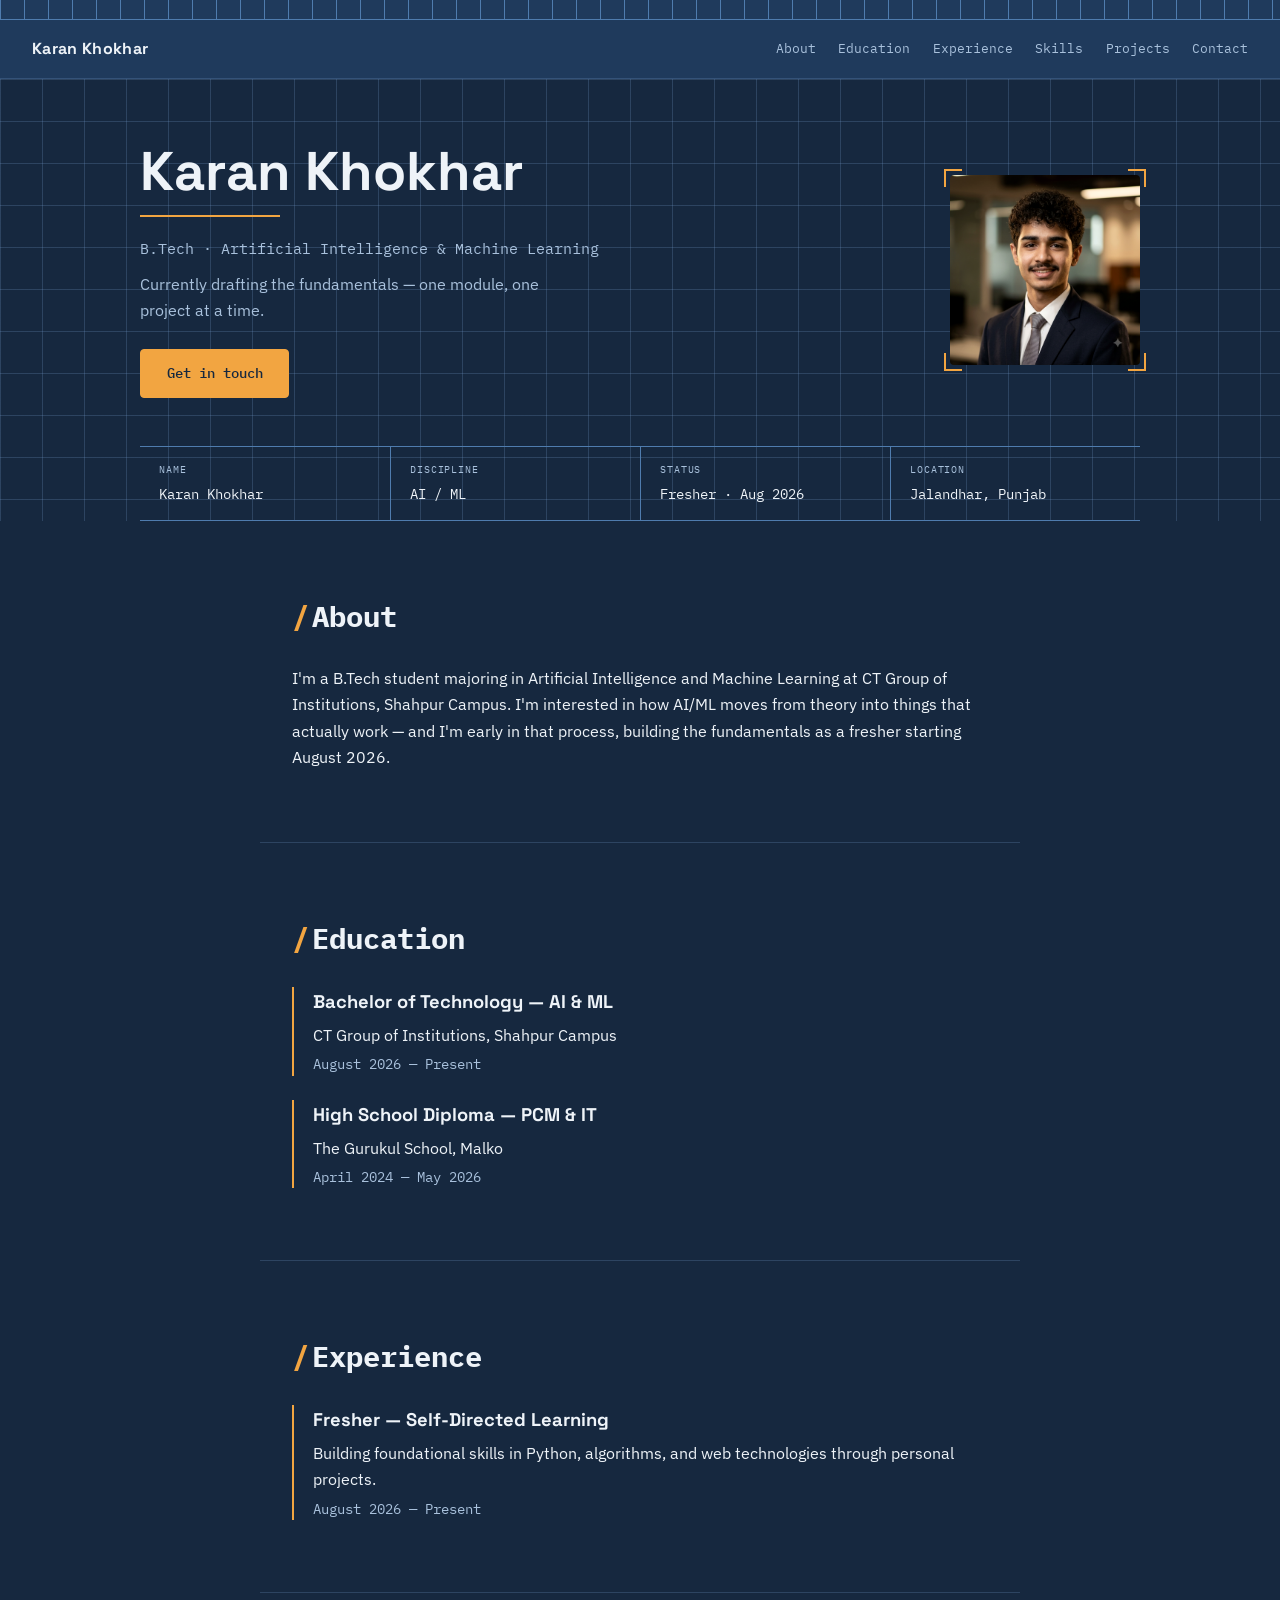
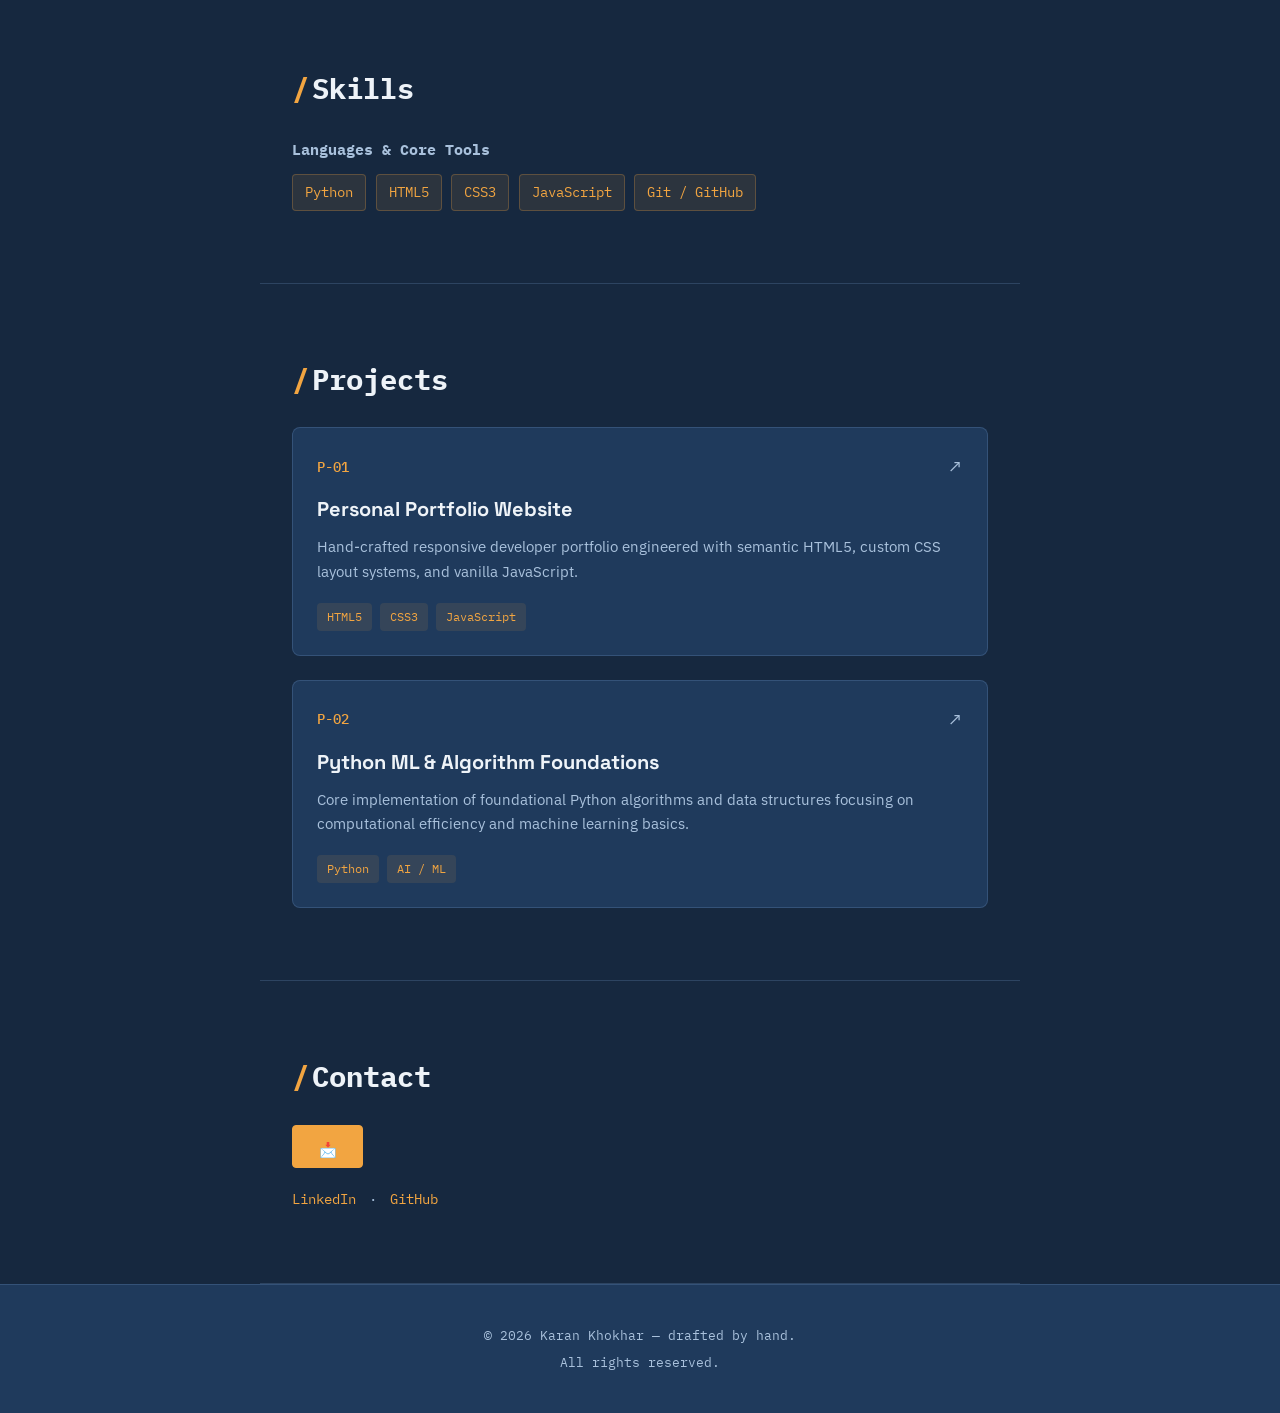
<file: index.html>
<!DOCTYPE html>
<html lang="en">
<head>
  <meta charset="UTF-8">
  <meta name="viewport" content="width=device-width, initial-scale=1.0">
  <title>Karan Khokhar — Portfolio</title>

  <link rel="preconnect" href="https://fonts.googleapis.com">
  <link rel="preconnect" href="https://fonts.gstatic.com" crossorigin>
  <link href="https://fonts.googleapis.com/css2?family=Space+Grotesk:wght@500;700&family=IBM+Plex+Sans:wght@400;500&family=IBM+Plex+Mono:wght@400;500&display=swap" rel="stylesheet">

  <link rel="stylesheet" href="style.css">
</head>
<body>

  <div class="ruler" aria-hidden="true"></div>

  <nav class="navbar" aria-label="Primary">
    <a href="index.html" class="logo">Karan Khokhar</a>
    <ul class="nav-links">
      <li><a href="#about">About</a></li>
      <li><a href="#education">Education</a></li>
      <li><a href="#experience">Experience</a></li>
      <li><a href="#skills">Skills</a></li>
      <li><a href="#projects">Projects</a></li>
      <li><a href="#contact">Contact</a></li>
    </ul>
  </nav>

  <header class="hero" id="hero">
    <div class="blueprint-grid" aria-hidden="true"></div>

    <div class="hero-inner">
      <div class="hero-text">
        <h1>Karan Khokhar</h1>
        <div class="draft-line"></div>
        <p class="hero-role">B.Tech · Artificial Intelligence &amp; Machine Learning</p>
        <p class="hero-note">Currently drafting the fundamentals — one module, one project at a time.</p>
        <a href="#contact" class="btn">Get in touch</a>
      </div>

      <div class="hero-photo-frame">
        <img src="assets/profile.jpg" alt="Karan Khokhar" onerror="this.src='https://api.dicebear.com/7.x/initials/svg?seed=Karan Khokhar&amp;backgroundColor=16283f'">
        <span class="corner tl" aria-hidden="true"></span>
        <span class="corner tr" aria-hidden="true"></span>
        <span class="corner bl" aria-hidden="true"></span>
        <span class="corner br" aria-hidden="true"></span>
      </div>
    </div>

    <div class="title-block">
      <div>
        <span class="tb-label">Name</span>
        <span class="tb-value">Karan Khokhar</span>
      </div>
      <div>
        <span class="tb-label">Discipline</span>
        <span class="tb-value">AI / ML</span>
      </div>
      <div>
        <span class="tb-label">Status</span>
        <span class="tb-value">Fresher · Aug 2026</span>
      </div>
      <div>
        <span class="tb-label">Location</span>
        <span class="tb-value">Jalandhar, Punjab</span>
      </div>
    </div>
  </header>

  <main>
    <section id="about" class="sheet">
      <h2 class="section-heading">
        <span class="prefix" aria-hidden="true">/</span>About
      </h2>
      <p>
        I'm a B.Tech student majoring in Artificial Intelligence and
        Machine Learning at CT Group of Institutions, Shahpur Campus. I'm interested
        in how AI/ML moves from theory into things that actually work — and I'm early
        in that process, building the fundamentals as a fresher starting August 2026.
      </p>
    </section>

    <section id="education" class="sheet">
      <h2 class="section-heading">
        <span class="prefix" aria-hidden="true">/</span>Education
      </h2>
      <article class="edu-item">
        <h3>Bachelor of Technology — AI &amp; ML</h3>
        <p>CT Group of Institutions, Shahpur Campus</p>
        <p class="edu-date">August 2026 — Present</p>
      </article>

      <article class="edu-item">
        <h3>High School Diploma — PCM &amp; IT</h3>
        <p>The Gurukul School, Malko</p>
        <p class="edu-date">April 2024 — May 2026</p>
      </article>
    </section>

    <section id="experience" class="sheet">
      <h2 class="section-heading">
        <span class="prefix" aria-hidden="true">/</span>Experience
      </h2>
      <article class="edu-item">
        <h3>Fresher — Self-Directed Learning</h3>
        <p>Building foundational skills in Python, algorithms, and web technologies through personal projects.</p>
        <p class="edu-date">August 2026 — Present</p>
      </article>
    </section>

    <section id="skills" class="sheet">
      <h2 class="section-heading">
        <span class="prefix" aria-hidden="true">/</span>Skills
      </h2>
      <div class="skills-group">
        <h3 class="skills-category">Languages &amp; Core Tools</h3>
        <ul class="badge-list">
          <li class="badge">Python</li>
          <li class="badge">HTML5</li>
          <li class="badge">CSS3</li>
          <li class="badge">JavaScript</li>
          <li class="badge">Git / GitHub</li>
        </ul>
      </div>
    </section>

    <section id="projects" class="sheet">
      <h2 class="section-heading">
        <span class="prefix" aria-hidden="true">/</span>Projects
      </h2>

      <div class="projects-grid">
        <article class="project-card">
          <a href="web-pages/project1.html" class="project-link">
            <div class="project-header">
              <span class="project-id">P-01</span>
              <span class="external-icon" aria-hidden="true">↗</span>
            </div>
            <h3 class="project-title">Personal Portfolio Website</h3>
            <p class="project-description">
              Hand-crafted responsive developer portfolio engineered with semantic HTML5, custom CSS layout systems, and vanilla JavaScript.
            </p>
            <div class="project-tech">
              <span>HTML5</span>
              <span>CSS3</span>
              <span>JavaScript</span>
            </div>
          </a>
        </article>

        <article class="project-card">
          <a href="web-pages/project2.html" target="_blank" rel="noopener noreferrer" class="project-link">
            <div class="project-header">
              <span class="project-id">P-02</span>
              <span class="external-icon" aria-hidden="true">↗</span>
            </div>
            <h3 class="project-title">Python ML &amp; Algorithm Foundations</h3>
            <p class="project-description">
              Core implementation of foundational Python algorithms and data structures focusing on computational efficiency and machine learning basics.
            </p>
            <div class="project-tech">
              <span>Python</span>
              <span>AI / ML</span>
            </div>
          </a>
        </article>
      </div>
    </section>

    <section id="contact" class="sheet">
      <h2 class="section-heading">
        <span class="prefix" aria-hidden="true">/</span>Contact
      </h2>
      <p class="contact-lead">
        <a href="mailto:karankhokhar2021@gmail.com" class="btn mail-btn">&#128233;</a>
      </p>
      <div class="social-links">
        <a href="https://linkedin.com/in/karan-khokhar" target="_blank" rel="noopener noreferrer">LinkedIn</a>
        <span aria-hidden="true">·</span>
        <a href="https://github.com/kran-arch" target="_blank" rel="noopener noreferrer">GitHub</a>
      </div>
    </section>
  </main>

  <footer>
    <p>&copy; 2026 Karan Khokhar — drafted by hand.</p>
    <p>All rights reserved.</p>
  </footer>

  <script src="script.js"></script>
</body>
</html>
</file>
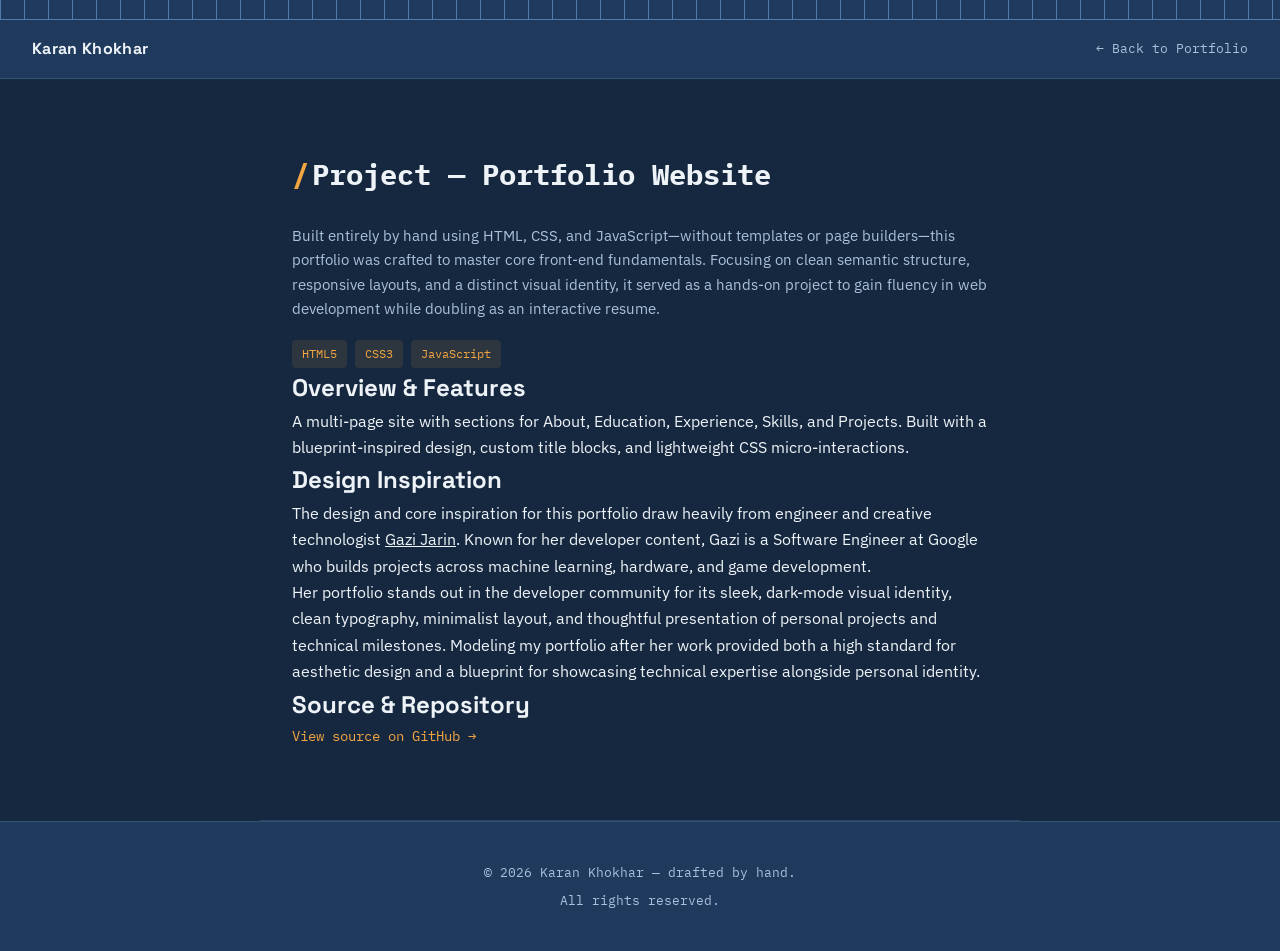
<file: web-pages/project1.html>
<!DOCTYPE html>
<html lang="en">
<head>
  <meta charset="UTF-8">
  <meta name="viewport" content="width=device-width, initial-scale=1.0">
  <title>Project — Portfolio Website | Karan Khokhar</title>

  <link rel="preconnect" href="https://fonts.googleapis.com">
  <link rel="preconnect" href="https://fonts.gstatic.com" crossorigin>
  <link href="https://fonts.googleapis.com/css2?family=Space+Grotesk:wght@500;700&family=IBM+Plex+Sans:wght@400;500&family=IBM+Plex+Mono:wght@400;500&display=swap" rel="stylesheet">

  <link rel="stylesheet" href="../style.css">
</head>
<body>

  <div class="ruler" aria-hidden="true"></div>

  <nav class="navbar" aria-label="Primary">
    <a href="../index.html" class="logo">Karan Khokhar</a>
    <ul class="nav-links">
      <li><a href="../index.html">&larr; Back to Portfolio</a></li>
    </ul>
  </nav>

  <main>
    <article class="sheet">
      <h1 class="section-heading">
        <span class="prefix" aria-hidden="true">/</span>Project — Portfolio Website
      </h1>

      <p class="project-description">
        Built entirely by hand using HTML, CSS, and JavaScript—without
        templates or page builders—this portfolio was crafted to master
        core front-end fundamentals. Focusing on clean semantic structure,
        responsive layouts, and a distinct visual identity, it served as a
        hands-on project to gain fluency in web development while doubling
        as an interactive resume.
      </p>

      <div class="project-tech detail-tags">
        <span>HTML5</span>
        <span>CSS3</span>
        <span>JavaScript</span>
      </div>

      <section>
        <h2 class="detail-heading">Overview &amp; Features</h2>
        <p>
          A multi-page site with sections for About, Education, Experience, Skills, and
          Projects. Built with a blueprint-inspired design, custom title blocks, and lightweight CSS micro-interactions.
        </p>
      </section>

      <section>
        <h2 class="detail-heading">Design Inspiration</h2>
        <p>
          The design and core inspiration for this portfolio draw heavily from
          engineer and creative technologist <a href="https://www.gazijarin.com" target="_blank" rel="noopener noreferrer" class="credit-link">Gazi Jarin</a>.
          Known for her developer content, Gazi is a Software Engineer at Google who builds projects across machine learning, hardware, and game development.
        </p>
        <p>
          Her portfolio stands out in the developer community for its sleek,
          dark-mode visual identity, clean typography, minimalist layout, and
          thoughtful presentation of personal projects and technical milestones. Modeling my portfolio after her work provided both a high
          standard for aesthetic design and a blueprint for showcasing technical
          expertise alongside personal identity.
        </p>
      </section>

      <section>
        <h2 class="detail-heading">Source &amp; Repository</h2>
        <p class="social-links">
          <a href="https://github.com/kran-arch/karankhokhar.com" target="_blank" rel="noopener noreferrer">View source on GitHub &rarr;</a>
        </p>
      </section>
    </article>
  </main>

  <footer>
    <p>&copy; 2026 Karan Khokhar — drafted by hand.</p>
    <p>All rights reserved.</p>
  </footer>

  <script src="../script.js"></script>
</body>
</html>
</file>
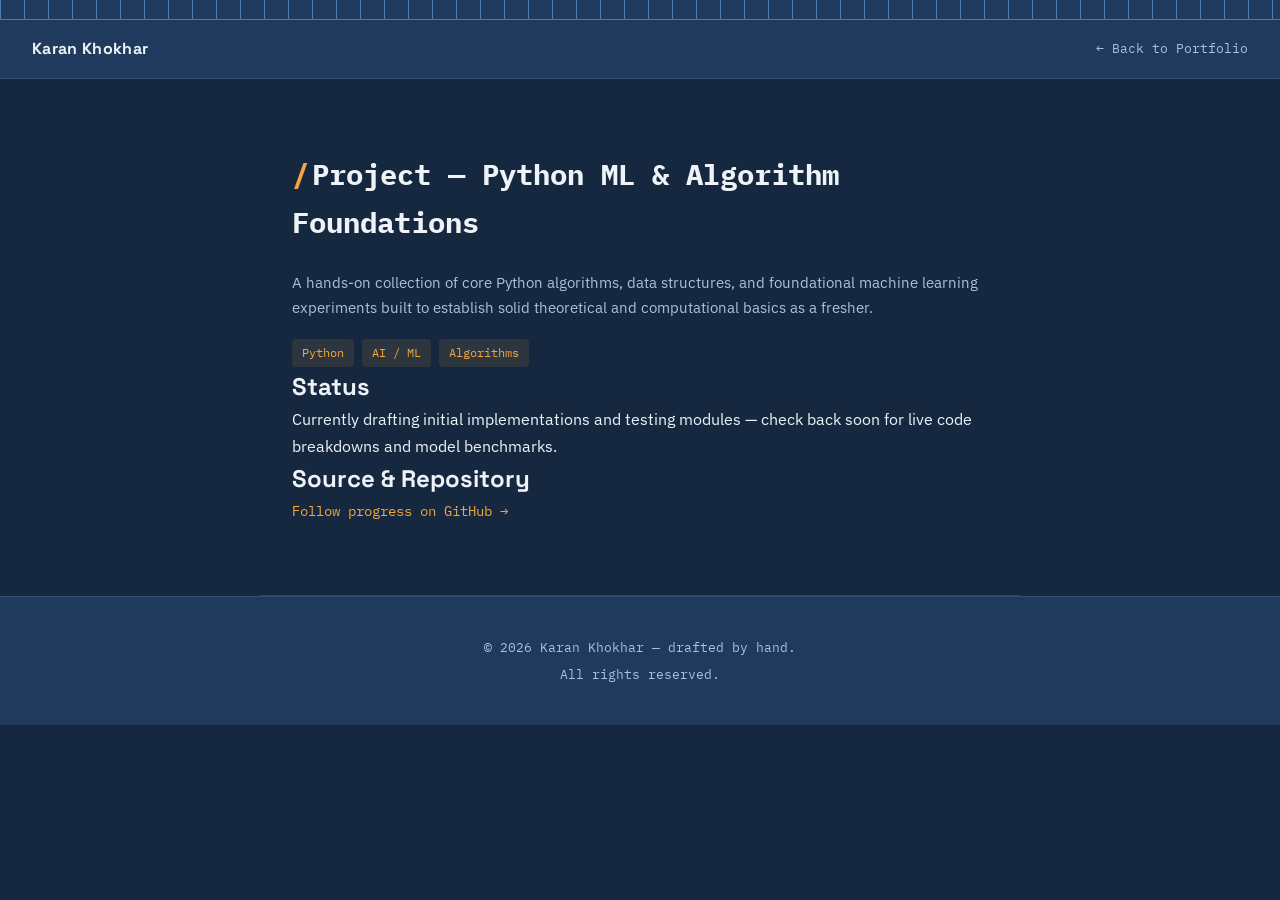
<file: web-pages/project2.html>
<!DOCTYPE html>
<html lang="en">
<head>
  <meta charset="UTF-8">
  <meta name="viewport" content="width=device-width, initial-scale=1.0">
  <title>Project — Python ML &amp; Algorithm Foundations | Karan Khokhar</title>

  <link rel="preconnect" href="https://fonts.googleapis.com">
  <link rel="preconnect" href="https://fonts.gstatic.com" crossorigin>
  <link href="https://fonts.googleapis.com/css2?family=Space+Grotesk:wght@500;700&family=IBM+Plex+Sans:wght@400;500&family=IBM+Plex+Mono:wght@400;500&display=swap" rel="stylesheet">

  <link rel="stylesheet" href="../style.css">
</head>
<body>

  <div class="ruler" aria-hidden="true"></div>

  <nav class="navbar" aria-label="Primary">
    <a href="../index.html" class="logo">Karan Khokhar</a>
    <ul class="nav-links">
      <li><a href="../index.html">&larr; Back to Portfolio</a></li>
    </ul>
  </nav>

  <main>
    <article class="sheet">
      <h1 class="section-heading">
        <span class="prefix" aria-hidden="true">/</span>Project — Python ML &amp; Algorithm Foundations
      </h1>

      <p class="project-description">
        A hands-on collection of core Python algorithms, data structures, and foundational machine learning experiments built to establish solid theoretical and computational basics as a fresher.
      </p>

      <div class="project-tech detail-tags">
        <span>Python</span>
        <span>AI / ML</span>
        <span>Algorithms</span>
      </div>

      <section>
        <h2 class="detail-heading">Status</h2>
        <p>
          Currently drafting initial implementations and testing modules — check back soon for live code breakdowns and model benchmarks.
        </p>
      </section>

      <section>
        <h2 class="detail-heading">Source &amp; Repository</h2>
        <p class="social-links">
          <a href="https://github.com/kran-arch" target="_blank" rel="noopener noreferrer">Follow progress on GitHub &rarr;</a>
        </p>
      </section>
    </article>
  </main>

  <footer>
    <p>&copy; 2026 Karan Khokhar — drafted by hand.</p>
    <p>All rights reserved.</p>
  </footer>

  <script src="../script.js"></script>
</body>
</html>
</file>
<file: style.css>
/* ============ Tokens ============ */
:root {
  --bg: #16283f;
  --surface: #1f3a5c;
  --line: #4f7cae;
  --line-soft: rgba(127, 168, 217, 0.22);
  --ink: #eef3f8;
  --ink-dim: #a9c1dc;
  --amber: #f2a541;
  --amber-deep: #c97f1f;

  --display: 'Space Grotesk', sans-serif;
  --body-font: 'IBM Plex Sans', sans-serif;
  --mono: 'IBM Plex Mono', monospace;
}

/* ============ Reset & Base ============ */
* { 
  margin: 0; 
  padding: 0; 
  box-sizing: border-box; 
}

html { 
  scroll-behavior: smooth; 
}

body {
  background: var(--bg);
  color: var(--ink);
  font-family: var(--body-font);
  line-height: 1.65;
  transition: background 0.4s ease, color 0.4s ease;
}

h1, h2, h3, h4 { 
  font-family: var(--display); 
  font-weight: 700; 
}

a { 
  color: inherit; 
}

/* ============ Ruler Strip ============ */
.ruler {
  height: 20px;
  width: 100%;
  background-color: var(--surface);
  background-image: repeating-linear-gradient(
    90deg,
    var(--line) 0,
    var(--line) 1px,
    transparent 1px,
    transparent 24px
  );
  border-bottom: 1px solid var(--line);
}

/* ============ Navbar ============ */
.navbar {
  display: flex;
  justify-content: space-between;
  align-items: center;
  flex-wrap: wrap;
  gap: 0.8rem;
  padding: 1rem 2rem;
  background: var(--surface);
  position: sticky;
  top: 0;
  z-index: 100;
  border-bottom: 1px solid var(--line-soft);
}

.logo {
  font-family: var(--display);
  font-weight: 700;
  letter-spacing: 0.02em;
  text-decoration: none;
}

.nav-links {
  list-style: none;
  display: flex;
  flex-wrap: wrap;
  gap: 1.4rem;
  font-family: var(--mono);
  font-size: 0.82rem;
}

.nav-links a {
  text-decoration: none;
  color: var(--ink-dim);
  transition: color 0.25s ease;
}

.nav-links a:hover,
.nav-links a.active {
  color: var(--amber);
}

/* ============ Hero ============ */
.hero {
  position: relative;
  padding: 4rem 2rem 0;
  overflow: hidden;
}

.blueprint-grid {
  position: absolute;
  inset: 0;
  background-image:
    linear-gradient(var(--line-soft) 1px, transparent 1px),
    linear-gradient(90deg, var(--line-soft) 1px, transparent 1px);
  background-size: 42px 42px;
  pointer-events: none;
}

.hero-inner {
  position: relative;
  max-width: 1000px;
  margin: 0 auto;
  display: flex;
  align-items: center;
  justify-content: space-between;
  gap: 3rem;
  flex-wrap: wrap;
  padding-bottom: 3rem;
}

.hero-text h1 {
  font-size: clamp(2.2rem, 5vw, 3.4rem);
  line-height: 1.05;
}

.draft-line {
  height: 2px;
  width: 0;
  background: var(--amber);
  margin: 0.9rem 0 1.2rem;
  animation: draw 1.2s ease-out 0.3s forwards;
}

@keyframes draw {
  to { width: 140px; }
}

.hero-role {
  font-family: var(--mono);
  font-size: 0.95rem;
  color: var(--ink-dim);
  margin-bottom: 0.6rem;
}

.hero-note {
  max-width: 40ch;
  color: var(--ink-dim);
  margin-bottom: 1.6rem;
}

.btn {
  display: inline-block;
  padding: 0.75rem 1.6rem;
  background: var(--amber);
  color: var(--bg);
  text-decoration: none;
  font-family: var(--mono);
  font-size: 0.85rem;
  font-weight: 500;
  border: 1px solid var(--amber);
  border-radius: 4px;
  transition: background 0.25s ease, color 0.25s ease;
}

.btn:hover {
  background: transparent;
  color: var(--amber);
}

/* ============ Hero Photo Frame ============ */
.hero-photo-frame {
  position: relative;
  width: 190px;
  height: 190px;
  flex-shrink: 0;
}

.hero-photo-frame img {
  width: 100%;
  height: 100%;
  object-fit: cover;
  filter: grayscale(15%) contrast(1.05);
  border-radius: 4px;
  transition: transform 0.3s ease, box-shadow 0.3s ease;
}

.hero-photo-frame img:hover {
  transform: translateY(-3px) scale(1.05);
  box-shadow: 0 14px 28px rgba(0, 0, 0, 0.4);
}

.corner {
  position: absolute;
  width: 18px;
  height: 18px;
  pointer-events: none;
}

.corner.tl { top: -6px; left: -6px; border-top: 2px solid var(--amber); border-left: 2px solid var(--amber); }
.corner.tr { top: -6px; right: -6px; border-top: 2px solid var(--amber); border-right: 2px solid var(--amber); }
.corner.bl { bottom: -6px; left: -6px; border-bottom: 2px solid var(--amber); border-left: 2px solid var(--amber); }
.corner.br { bottom: -6px; right: -6px; border-bottom: 2px solid var(--amber); border-right: 2px solid var(--amber); }

/* ============ Title Block ============ */
.title-block {
  position: relative;
  max-width: 1000px;
  margin: 0 auto;
  display: grid;
  grid-template-columns: repeat(4, 1fr);
  border-top: 1px solid var(--line);
  border-bottom: 1px solid var(--line);
}

.title-block > div {
  padding: 0.9rem 1.2rem;
  border-left: 1px solid var(--line);
  display: flex;
  flex-direction: column;
  gap: 0.25rem;
}

.title-block > div:first-child { 
  border-left: none; 
}

.tb-label {
  font-family: var(--mono);
  font-size: 0.65rem;
  letter-spacing: 0.08em;
  text-transform: uppercase;
  color: var(--ink-dim);
}

.tb-value {
  font-family: var(--mono);
  font-size: 0.9rem;
}

/* ============ Sections ============ */
.sheet {
  max-width: 760px;
  margin: 0 auto;
  padding: 4.5rem 2rem;
  border-bottom: 1px solid var(--line-soft);
}

.section-heading {
  font-family: var(--mono);
  font-size: 1.8rem;
  color: var(--ink);
  margin-bottom: 1.5rem;
}

.section-heading .prefix {
  color: var(--amber);
  margin-right: 0.2rem;
}

/* ============ Education & Experience ============ */
.edu-item {
  border-left: 2px solid var(--amber);
  padding-left: 1.2rem;
  margin-bottom: 1.5rem;
}

.edu-item:last-child {
  margin-bottom: 0;
}

.edu-item h3 { 
  font-size: 1.15rem; 
  margin-bottom: 0.3rem; 
  color: var(--ink);
}

.edu-date {
  font-family: var(--mono);
  font-size: 0.85rem;
  color: var(--ink-dim);
  margin-top: 0.3rem;
}

/* ============ Skills ============ */
.skills-category {
  font-family: var(--mono);
  font-size: 0.95rem;
  color: var(--ink-dim);
  margin-bottom: 0.8rem;
}

.badge-list {
  display: flex;
  flex-wrap: wrap;
  gap: 0.6rem;
  list-style: none;
  padding: 0;
}

.badge {
  font-family: var(--mono);
  font-size: 0.85rem;
  color: var(--amber);
  background-color: rgba(242, 165, 65, 0.1);
  padding: 6px 12px;
  border-radius: 4px;
  border: 1px solid rgba(242, 165, 65, 0.25);
}

/* ============ Projects ============ */
.projects-grid {
  display: flex;
  flex-direction: column;
  gap: 1.5rem;
}

.project-card {
  background-color: var(--surface);
  border: 1px solid var(--line-soft);
  border-radius: 8px;
  overflow: hidden;
  transition: transform 0.25s ease, border-color 0.25s ease, box-shadow 0.25s ease;
}

.project-card:hover {
  transform: translateY(-3px);
  border-color: var(--amber);
  box-shadow: 0 10px 30px -15px rgba(0, 0, 0, 0.5);
}

.project-link {
  display: block;
  padding: 1.5rem;
  text-decoration: none;
  color: inherit;
}

.project-header {
  display: flex;
  justify-content: space-between;
  align-items: center;
  margin-bottom: 0.75rem;
}

.project-id {
  font-family: var(--mono);
  font-size: 0.85rem;
  color: var(--amber);
  font-weight: 500;
}

.external-icon {
  font-size: 1.1rem;
  color: var(--ink-dim);
  transition: transform 0.2s ease, color 0.2s ease;
}

.project-card:hover .external-icon {
  color: var(--amber);
  transform: translate(2px, -2px);
}

.project-title {
  font-family: var(--display);
  font-size: 1.25rem;
  font-weight: 700;
  color: var(--ink);
  margin-bottom: 0.5rem;
  transition: color 0.2s ease;
}

.project-card:hover .project-title {
  color: var(--amber);
}

.project-description {
  font-family: var(--body-font);
  font-size: 0.95rem;
  line-height: 1.6;
  color: var(--ink-dim);
  margin-bottom: 1.25rem;
}

.project-tech {
  display: flex;
  flex-wrap: wrap;
  gap: 0.5rem;
}

.project-tech span {
  font-family: var(--mono);
  font-size: 0.75rem;
  color: var(--amber);
  background-color: rgba(242, 165, 65, 0.1);
  padding: 4px 10px;
  border-radius: 4px;
}

/* ============ Contact ============ */
.contact-lead {
  margin-bottom: 1.2rem;
}

.mail-btn {
  font-family: var(--mono);
  font-size: 0.9rem;
  align-items: center;
  justify-content: center;
  height: 3em;
}

.social-links {
  display: flex;
  align-items: center;
  gap: 0.8rem;
  font-family: var(--mono);
  font-size: 0.9rem;
}

.social-links a {
  color: var(--amber);
  text-decoration: none;
  transition: color 0.2s ease;
}

.social-links a:hover {
  color: var(--ink);
}

.social-links span {
  color: var(--ink-dim);
}

/* ============ Footer ============ */
footer {
  display: flex;
  flex-direction: column;
  align-items: center;
  gap: 0.4rem;
  padding: 2.5rem 2rem;
  background: var(--surface);
  color: var(--ink-dim);
  font-family: var(--mono);
  font-size: 0.8rem;
  text-align: center;
  border-top: 1px solid var(--line-soft);
}

/* ============ Responsive ============ */
@media (max-width: 700px) {
  .hero-inner { 
    flex-direction: column-reverse; 
    text-align: center; 
  }
  
  .hero-note { 
    max-width: 100%; 
    margin-left: auto; 
    margin-right: auto; 
  }
  
  .title-block { 
    grid-template-columns: repeat(2, 1fr); 
  }
  
  .title-block > div:nth-child(3) { 
    border-left: none; 
  }
  
  .navbar { 
    justify-content: center; 
    text-align: center; 
  }
}
</file>
